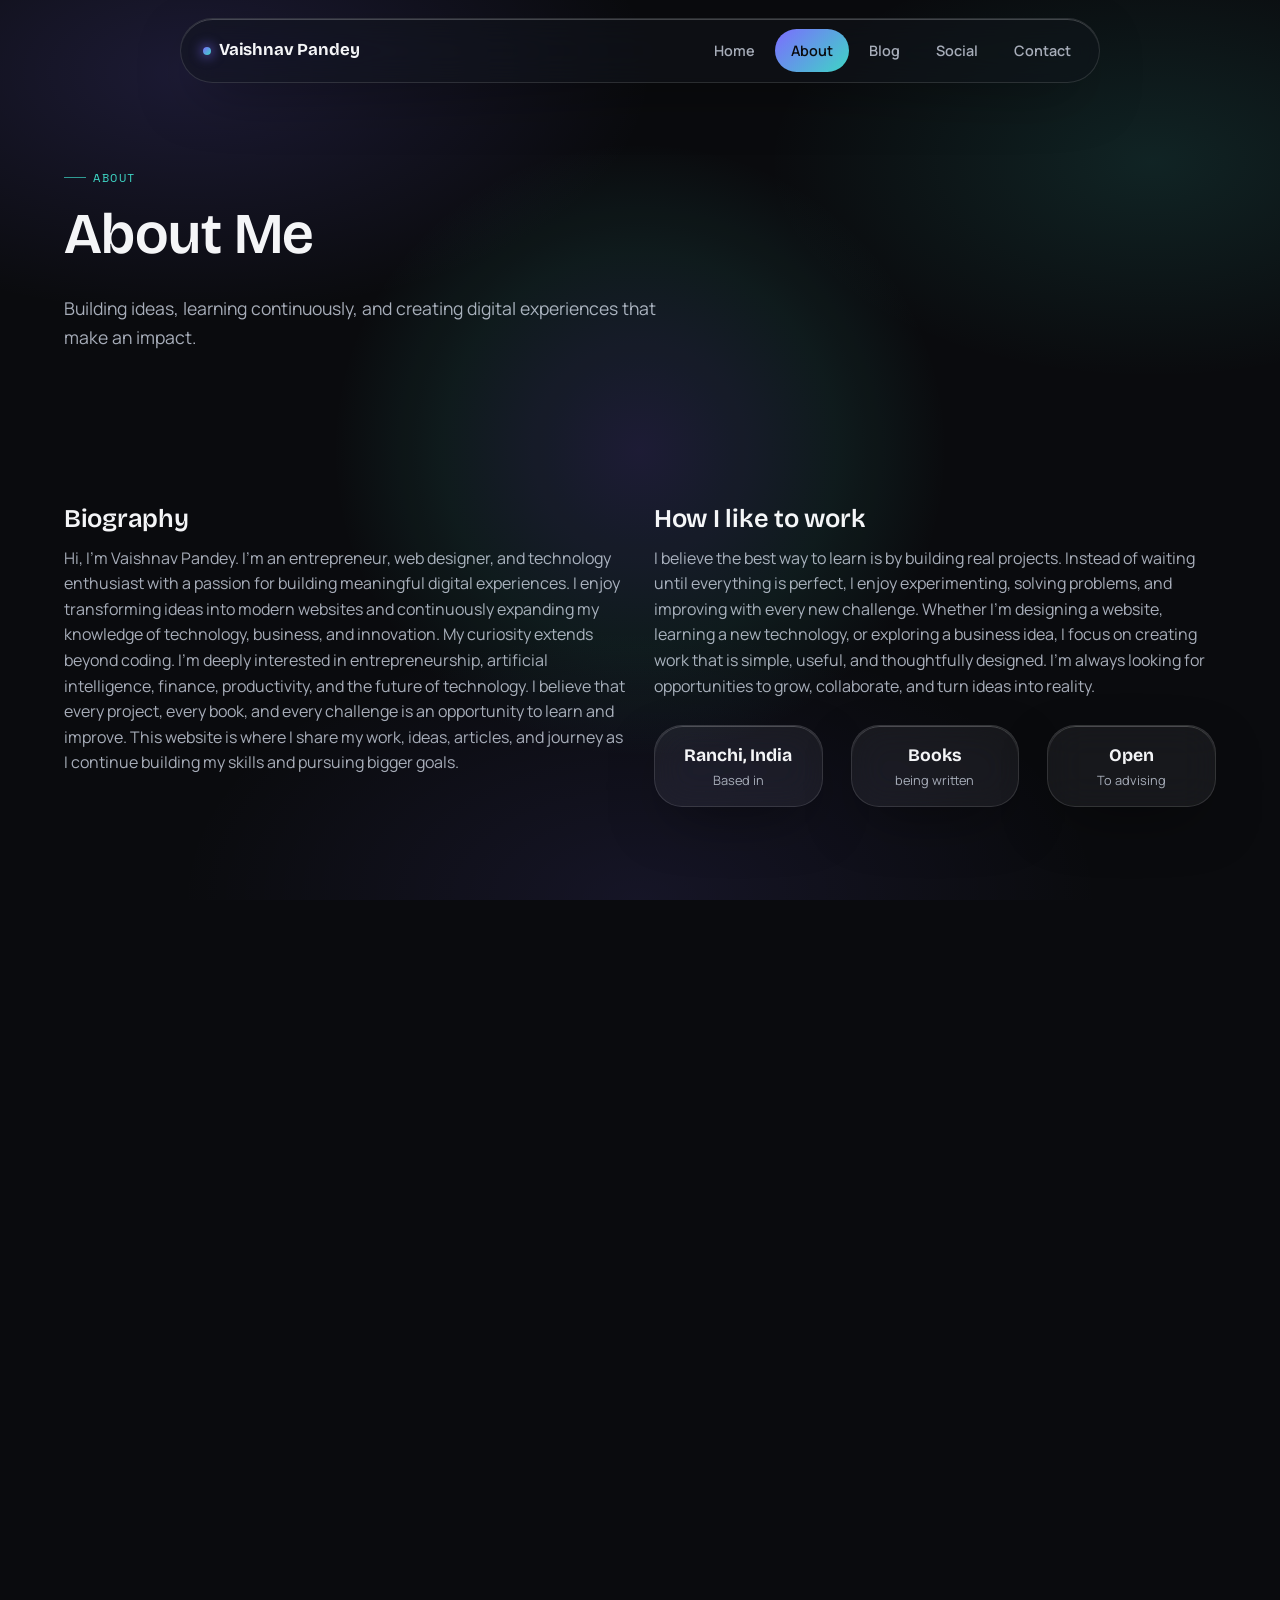
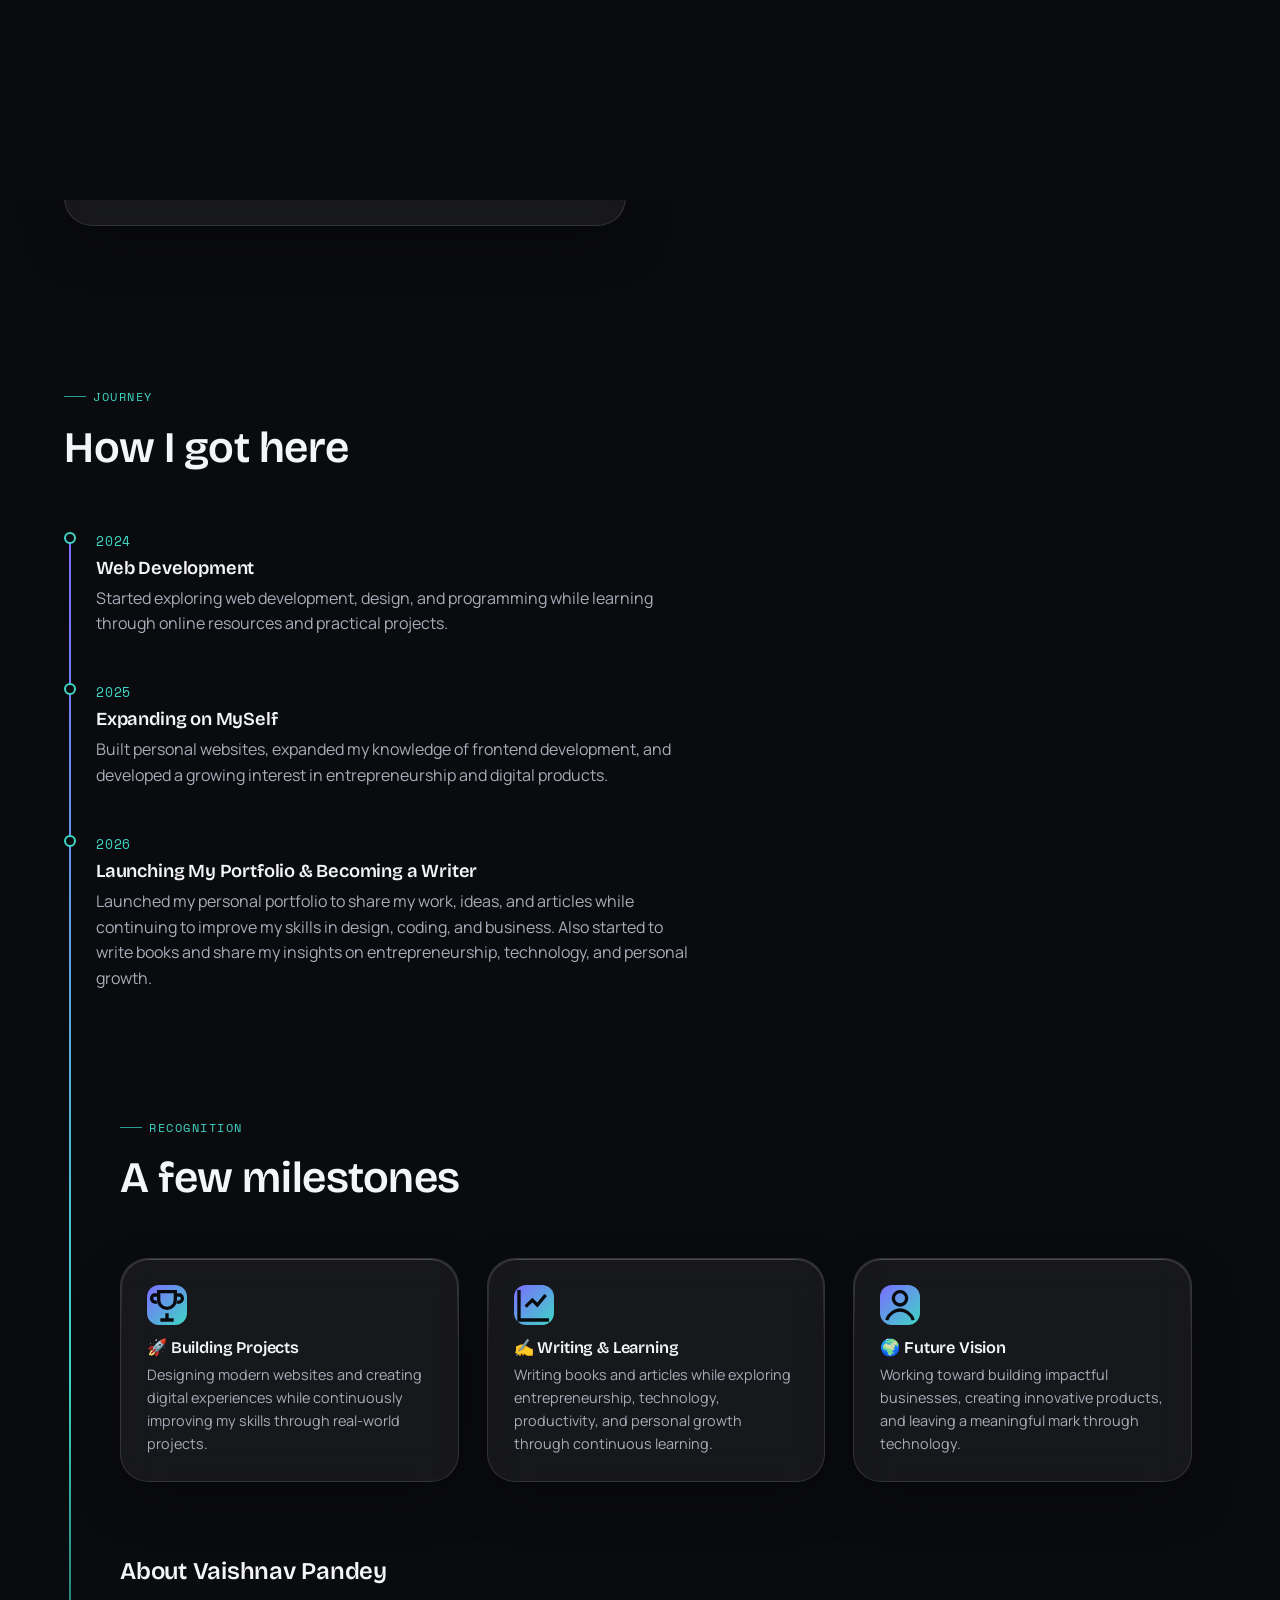
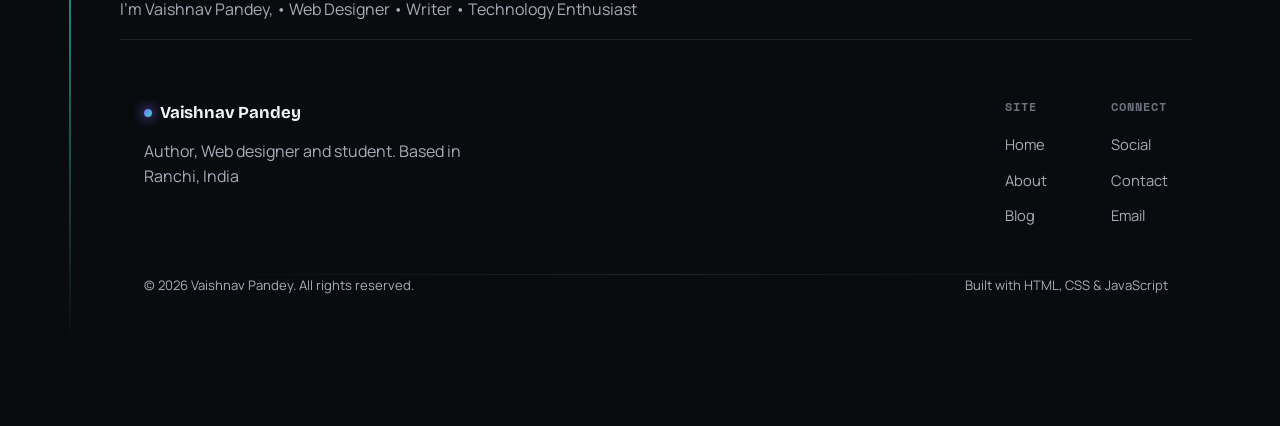
<file: about.html>
<!DOCTYPE html>
<!--
  ABOUT PAGE
  ------------------------------------------------------------------
  Customize: biography copy, timeline entries, skills, tech stack
  list, achievements, and stats. Each block is clearly commented.
-->
<html lang="en">
<head>
  <meta charset="UTF-8" />
  <meta name="viewport" content="width=device-width, initial-scale=1.0" />
  <title>About — Vaishnav Pandey</title>
  <meta name="description" content="Founder's journey, skills, tech stack, and milestones — the story behind Vaishnav Pandey's work in product and engineering." />
  <link rel="canonical" href="https://www.alexrivera.dev/about.html" />

  <meta property="og:type" content="profile" />
  <meta property="og:title" content="About — Vaishnav Pandey" />
  <meta property="og:description" content="Founder's journey, skills, tech stack, and milestones." />
  <meta property="og:image" content="https://www.alexrivera.dev/assets/images/og-image.jpg" />
  <meta property="og:url" content="https://www.alexrivera.dev/about.html" />

  <meta name="twitter:card" content="summary_large_image" />
  <meta name="twitter:title" content="About — Vaishnav Pandey" />
  <meta name="twitter:image" content="https://www.alexrivera.dev/assets/images/og-image.jpg" />

  <link rel="icon" type="image/png" href="assets/images/favicon-32.png" sizes="32x32" />
  <link rel="apple-touch-icon" href="assets/images/favicon.png" />

  <link rel="preconnect" href="https://fonts.googleapis.com" />
  <link rel="preconnect" href="https://fonts.gstatic.com" crossorigin />
  <link href="https://fonts.googleapis.com/css2?family=Bricolage+Grotesque:opsz,wght@12..96,400;12..96,600;12..96,700&family=Manrope:wght@400;500;600;700;800&family=Space+Mono:wght@400;700&display=swap" rel="stylesheet" />

  <link rel="stylesheet" href="css/style.css" />
  <link rel="stylesheet" href="css/animations.css" />
</head>
<body>
  <a href="#main" class="skip-link">Skip to content</a>

  <header class="site-header">
    <nav class="navbar glass" aria-label="Primary">
      <a href="index.html" class="nav-logo"><span class="dot" aria-hidden="true"></span>Vaishnav Pandey</a>
      <div class="nav-links">
        <a href="index.html#hero">Home</a>
        <a href="about.html">About</a>
        <a href="blog.html">Blog</a>
        <a href="index.html#social">Social</a>
        <a href="contact.html">Contact</a>
      </div>
      <button class="nav-toggle" aria-label="Toggle menu" aria-expanded="false" aria-controls="mobile-menu">
        <svg class="icon-open" viewBox="0 0 24 24" fill="none" stroke="currentColor" stroke-width="2" stroke-linecap="round"><line x1="4" y1="7" x2="20" y2="7"/><line x1="4" y1="12" x2="20" y2="12"/><line x1="4" y1="17" x2="20" y2="17"/></svg>
        <svg class="icon-close" viewBox="0 0 24 24" fill="none" stroke="currentColor" stroke-width="2" stroke-linecap="round"><line x1="5" y1="5" x2="19" y2="19"/><line x1="19" y1="5" x2="5" y2="19"/></svg>
      </button>
    </nav>
  </header>

  <div class="mobile-menu" id="mobile-menu">
    <a href="index.html#hero">Home</a>
    <a href="about.html">About</a>
    <a href="blog.html">Blog</a>
    <a href="index.html#social">Social</a>
    <a href="contact.html">Contact</a>
  </div>

  <main id="main">
    <section class="page-hero container">
      <span class="eyebrow reveal">About</span>
      <h1 class="reveal reveal-delay-1">About Me</h1>
      <p class="reveal reveal-delay-2">Building ideas, learning continuously, and creating digital experiences that make an impact.</p>
    </section>

    <!-- ============ BIOGRAPHY ============ -->
    <section class="section-tight">
      <div class="container grid bio-grid">
        <div class="reveal">
          <h2 style="font-size:1.6rem;">Biography</h2>
          <!-- CUSTOMIZE: full biography -->
          <p>
            Hi, I'm Vaishnav Pandey.

I'm an entrepreneur, web designer, and technology enthusiast with a passion for building meaningful digital experiences. I enjoy transforming ideas into modern websites and continuously expanding my knowledge of technology, business, and innovation.

My curiosity extends beyond coding. I'm deeply interested in entrepreneurship, artificial intelligence, finance, productivity, and the future of technology. I believe that every project, every book, and every challenge is an opportunity to learn and improve.

This website is where I share my work, ideas, articles, and journey as I continue building my skills and pursuing bigger goals.
          </p>
          
        </div>
        <div class="reveal reveal-delay-1">
          <h2 style="font-size:1.6rem;">How I like to work</h2>
          <!-- CUSTOMIZE: working philosophy / journey highlights -->
          <p>
           I believe the best way to learn is by building real projects. Instead of waiting until everything is perfect, I enjoy experimenting, solving problems, and improving with every new challenge.

Whether I'm designing a website, learning a new technology, or exploring a business idea, I focus on creating work that is simple, useful, and thoughtfully designed.

I'm always looking for opportunities to grow, collaborate, and turn ideas into reality.
          </p>
          
          <div class="grid" style="grid-template-columns: repeat(3,1fr); margin-top:1.6rem;">
            <div class="glass" style="padding:16px; text-align:center;">
              <strong style="font-family:var(--font-display); font-size:1.1rem;">Ranchi, India</strong>
              <p style="margin:0; font-size:0.8rem;">Based in</p>
            </div>
            <div class="glass" style="padding:16px; text-align:center;">
              <strong style="font-family:var(--font-display); font-size:1.1rem;">Books</strong>
              <p style="margin:0; font-size:0.8rem;">being written</p>
            </div>
            <div class="glass" style="padding:16px; text-align:center;">
              <strong style="font-family:var(--font-display); font-size:1.1rem;">Open</strong>
              <p style="margin:0; font-size:0.8rem;">To advising</p>
            </div>
          </div>
        </div>
      </div>
    </section>

    <!-- ============ STATS ============ -->
    <section class="section-tight">
      <div class="container">
        <div class="grid stats-grid">
          <!-- CUSTOMIZE: statistics — edit data-count values -->
          <div class="stat-card glass glass-hover reveal">
            <span class="stat-num" data-count="3" data-suffix="+"></span>
            <p class="stat-label">Years building projects</p>
          </div>
          <div class="stat-card glass glass-hover reveal reveal-delay-1">
            <span class="stat-num" data-count="7+">0</span>
            <p class="stat-label">Books written</p>
          </div>
          <div class="stat-card glass glass-hover reveal reveal-delay-2">
            <span class="stat-num" data-count="2" data-suffix="K+">0</span>
            <p class="stat-label">Users reached</p>
          </div>
          <div class="stat-card glass glass-hover reveal reveal-delay-3">
            <span class="stat-num" data-count="5" data-suffix="+">0</span>
            <p class="stat-label">Projects developed</p>
          </div>
        </div>
      </div>
    </section>

    <!-- ============ SKILLS ============ -->
    <section class="section-tight">
      <div class="container">
        <div class="section-heading reveal">
          <span class="eyebrow">Skills</span>
          <h2>What I actually spend my time on</h2>
        </div>
        <!-- CUSTOMIZE: skill cards — adjust label, description, and data-fill percentage -->
        <div class="grid skills-grid">
          <div class="skill-card glass glass-hover reveal">
            <h3>Web Design</h3>
            <p>I enjoy designing clean, modern, and responsive websites that combine aesthetics with functionality. I focus on creating user-friendly interfaces while continuously improving my frontend development skills.</p>
            <div class="skill-bar" data-fill="92"><span></span></div>
          </div>
          <div class="skill-card glass glass-hover reveal reveal-delay-1">
            <h3>📚 Reading & Learning</h3>
            <p>I spend a significant amount of my time reading books on entrepreneurship, business, psychology, technology, and personal growth. Continuous learning helps me broaden my perspective and improve both personally and professionally.</p>
            <div class="skill-bar" data-fill="88"><span></span></div>
          </div>
          <div class="skill-card glass glass-hover reveal reveal-delay-2">
            <h3>✍️ Writing</h3>
            <p>Writing helps me turn ideas into meaningful insights and share my learning with others.</p>
            <div class="skill-bar" data-fill="85"><span></span></div>
          </div>
        </div>
      </div>
    </section>

    

    <!-- ============ JOURNEY / TIMELINE ============ -->
    <section class="section-tight">
      <div class="container">
        <div class="section-heading reveal">
          <span class="eyebrow">Journey</span>
          <h2>How I got here</h2>
        </div>
        <!-- CUSTOMIZE: timeline entries — order matters here, so keep chronological -->
        <div class="timeline">
          <div class="timeline-item reveal">
            <span class="timeline-year">2024</span>
            <h3>Web Development</h3>
            <p>Started exploring web development, design, and programming while learning through online resources and practical projects.</p>
          </div>
          <div class="timeline-item reveal reveal-delay-1">
            <span class="timeline-year">2025</span>
            <h3>Expanding on MySelf</h3>
            <p>Built personal websites, expanded my knowledge of frontend development, and developed a growing interest in entrepreneurship and digital products.</p>
          </div>
          <div class="timeline-item reveal reveal-delay-2">
            <span class="timeline-year">2026</span>
            <h3>Launching My Portfolio & Becoming a Writer</h3>
            <p>Launched my personal portfolio to share my work, ideas, and articles while continuing to improve my skills in design, coding, and business.
              Also started to write books and share my insights on entrepreneurship, technology, and personal growth.
            </p>
          </div>
          
    <!-- ============ ACHIEVEMENTS ============ -->
    <section class="section-tight">
      <div class="container">
        <div class="section-heading reveal">
          <span class="eyebrow">Recognition</span>
          <h2>A few milestones</h2>
        </div>
        <!-- CUSTOMIZE: achievement cards -->
        <div class="grid achievements-grid">
          <div class="achievement-card glass glass-hover reveal">
            <div class="ach-icon"><svg viewBox="0 0 24 24" fill="none" stroke="currentColor" stroke-width="2"><path d="M8 21h8M12 17v4M7 4h10v5a5 5 0 0 1-10 0V4Z"/><path d="M7 6H4a2 2 0 0 0 2 4M17 6h3a2 2 0 0 1-2 4"/></svg></div>
            <h3>🚀 Building Projects</h3>
            <p>Designing modern websites and creating digital experiences while continuously improving my skills through real-world projects.</p>
          </div>
          <div class="achievement-card glass glass-hover reveal reveal-delay-1">
            <div class="ach-icon"><svg viewBox="0 0 24 24" fill="none" stroke="currentColor" stroke-width="2"><path d="M3 3v18h18"/><path d="M7 13l4-4 3 3 5-6"/></svg></div>
            <h3>✍️ Writing & Learning</h3>
            <p>Writing books and articles while exploring entrepreneurship, technology, productivity, and personal growth through continuous learning.</p>
          </div>
          <div class="achievement-card glass glass-hover reveal reveal-delay-2">
            <div class="ach-icon"><svg viewBox="0 0 24 24" fill="none" stroke="currentColor" stroke-width="2"><circle cx="12" cy="8" r="4"/><path d="M4 21c1.5-4 5-6 8-6s6.5 2 8 6"/></svg></div>
            <h3>🌍 Future Vision</h3>
            <p>Working toward building impactful businesses, creating innovative products, and leaving a meaningful mark through technology.</p>
          </div>
        </div>
      </div>
    </section>
  
<section class="container"><h2>About Vaishnav Pandey</h2>
<p>I'm Vaishnav Pandey, • Web Designer • Writer • Technology Enthusiast

  <footer class="site-footer">
    <div class="container">
      <div class="footer-top">
        <div class="footer-brand">
          <div class="nav-logo"><span class="dot" aria-hidden="true"></span>Vaishnav Pandey</div>
          <p>Author, Web designer and student. Based in Ranchi, India</p>
        </div>
        <div class="footer-cols">
          <div class="footer-col">
            <h4>Site</h4>
            <a href="index.html#hero">Home</a>
            <a href="about.html">About</a>
            <a href="blog.html">Blog</a>
          </div>
          <div class="footer-col">
            <h4>Connect</h4>
            <a href="index.html#social">Social</a>
            <a href="contact.html">Contact</a>
            <a href="mailto:hello@alexrivera.dev">Email</a>
          </div>
        </div>
      </div>
      <hr class="divider" />
      <div class="footer-bottom">
        <p>&copy; <span data-year>2026</span> Vaishnav Pandey. All rights reserved.</p>
        <p>Built with HTML, CSS &amp; JavaScript</p>
      </div>
    </div>
  </footer>

  <script src="js/main.js"></script>
</body>
</html>
</file>
<file: css/style.css>
/* =================================================================
   ALEX RIVERA — PORTFOLIO STYLESHEET
   ===================================================================
   Structure:
   1.  Design tokens (CSS variables)           -> edit colors/fonts here
   2.  Reset & base
   3.  Typography helpers
   4.  Layout utilities
   5.  Glass component system
   6.  Buttons
   7.  Navigation
   8.  Hero
   9.  Section scaffolding
   10. About page (bio, timeline, stats, skills)
   11. Projects
   12. Blog
   13. Social hub
   14. Contact
   15. Footer
   16. Cursor aurora light (signature interaction)
   17. Reveal-on-scroll utility
   18. Responsive breakpoints
   19. Accessibility & reduced motion
   ================================================================= */

:root {
  --color-bg: #0a0b0e;
  --color-bg-elevated: #12141a;
  --color-bg-elevated-2: #181b22;
  --color-border: rgba(255, 255, 255, 0.09);
  --color-border-strong: rgba(255, 255, 255, 0.18);

  --color-text: #f4f5f7;
  --color-text-muted: #a7adb9;
  --color-text-faint: #6b7280;

  --accent-violet: #7c6cff;
  --accent-violet-soft: #a79bff;
  --accent-aqua: #3ed6c5;
  --accent-coral: #ffb86b;

  --gradient-aurora: linear-gradient(135deg, var(--accent-violet) 0%, var(--accent-aqua) 100%);
  --gradient-warm: linear-gradient(135deg, var(--accent-coral) 0%, #ff7a7a 100%);
  --gradient-text: linear-gradient(120deg, #ffffff 10%, var(--accent-violet-soft) 55%, var(--accent-aqua) 100%);

  --glass-fill: rgba(255, 255, 255, 0.055);
  --glass-fill-strong: rgba(255, 255, 255, 0.09);
  --glass-blur: 18px;
  --glass-border: 1px solid rgba(255, 255, 255, 0.12);
  --glass-shadow: 0 20px 60px -20px rgba(0, 0, 0, 0.55), 0 1px 0 0 rgba(255, 255, 255, 0.06) inset;

  --radius-sm: 12px;
  --radius-md: 20px;
  --radius-lg: 28px;
  --radius-full: 999px;

  --space-section: clamp(72px, 10vw, 160px);
  --container-w: 1200px;

  --font-display: "Bricolage Grotesque", "Segoe UI", sans-serif;
  --font-body: "Manrope", "Segoe UI", sans-serif;
  --font-mono: "Space Mono", "Courier New", monospace;

  --ease-out: cubic-bezier(0.16, 1, 0.3, 1);
  --ease-in-out: cubic-bezier(0.65, 0, 0.35, 1);
  --dur-fast: 220ms;
  --dur-base: 420ms;
  --dur-slow: 900ms;
}

*, *::before, *::after { box-sizing: border-box; }

html {
  scroll-behavior: smooth;
  scrollbar-color: var(--accent-violet) transparent;
}

body {
  margin: 0;
  background: var(--color-bg);
  color: var(--color-text);
  font-family: var(--font-body);
  font-size: 16px;
  line-height: 1.6;
  -webkit-font-smoothing: antialiased;
  overflow-x: hidden;
  position: relative;
}

body::before {
  content: "";
  position: fixed;
  inset: 0;
  z-index: -2;
  background:
    radial-gradient(60% 45% at 15% 8%, rgba(124, 108, 255, 0.16), transparent 60%),
    radial-gradient(50% 40% at 90% 18%, rgba(62, 214, 197, 0.12), transparent 60%),
    radial-gradient(60% 50% at 50% 100%, rgba(124, 108, 255, 0.10), transparent 60%),
    var(--color-bg);
  pointer-events: none;
}

img { max-width: 100%; display: block; }
svg { display: block; }

a { color: inherit; text-decoration: none; }

h1, h2, h3, h4, h5 {
  font-family: var(--font-display);
  font-weight: 600;
  line-height: 1.08;
  letter-spacing: -0.01em;
  margin: 0 0 0.5em;
}

p { margin: 0 0 1em; color: var(--color-text-muted); }

ul, ol { margin: 0; padding: 0; list-style: none; }

button { font-family: inherit; cursor: pointer; }

input, textarea, select {
  font-family: inherit;
  font-size: inherit;
  color: inherit;
}

::selection { background: var(--accent-violet); color: #0a0b0e; }

.eyebrow {
  display: inline-flex;
  align-items: center;
  gap: 0.6em;
  font-family: var(--font-mono);
  font-size: 0.78rem;
  letter-spacing: 0.12em;
  text-transform: uppercase;
  color: var(--accent-aqua);
  margin-bottom: 1.1rem;
}
.eyebrow::before {
  content: "";
  width: 22px;
  height: 1px;
  background: var(--accent-aqua);
  opacity: 0.7;
}

.gradient-text {
  background: var(--gradient-text);
  -webkit-background-clip: text;
  background-clip: text;
  color: transparent;
}

.section-heading {
  max-width: 640px;
  margin: 0 0 3.5rem;
}
.section-heading h2 { font-size: clamp(2rem, 3.4vw, 2.9rem); }
.section-heading p { font-size: 1.05rem; max-width: 52ch; }

.container {
  width: 100%;
  max-width: var(--container-w);
  margin: 0 auto;
  padding: 0 24px;
}

.section {
  padding: var(--space-section) 0;
  position: relative;
}

.section-tight { padding: clamp(48px, 6vw, 90px) 0; }

.grid { display: grid; gap: 28px; }

.text-center { text-align: center; }
.mx-auto { margin-left: auto; margin-right: auto; }

.visually-hidden {
  position: absolute;
  width: 1px; height: 1px;
  padding: 0; margin: -1px;
  overflow: hidden;
  clip: rect(0,0,0,0);
  white-space: nowrap;
  border: 0;
}

.skip-link {
  position: absolute;
  left: 16px; top: -60px;
  background: var(--accent-violet);
  color: #0a0b0e;
  padding: 12px 18px;
  border-radius: var(--radius-sm);
  z-index: 1000;
  transition: top var(--dur-fast) var(--ease-out);
  font-weight: 700;
}
.skip-link:focus { top: 16px; }

.glass {
  background: var(--glass-fill);
  border: var(--glass-border);
  border-radius: var(--radius-lg);
  backdrop-filter: blur(var(--glass-blur)) saturate(140%);
  -webkit-backdrop-filter: blur(var(--glass-blur)) saturate(140%);
  box-shadow: var(--glass-shadow);
  position: relative;
  isolation: isolate;
}

.glass::before {
  content: "";
  position: absolute;
  inset: 0;
  border-radius: inherit;
  padding: 1px;
  background: linear-gradient(180deg, rgba(255,255,255,0.35), rgba(255,255,255,0) 40%);
  -webkit-mask: linear-gradient(#000 0 0) content-box, linear-gradient(#000 0 0);
  -webkit-mask-composite: xor;
  mask-composite: exclude;
  opacity: 0.5;
  pointer-events: none;
}

.glass-hover {
  transition: transform var(--dur-base) var(--ease-out),
              box-shadow var(--dur-base) var(--ease-out),
              background var(--dur-base) var(--ease-out),
              border-color var(--dur-base) var(--ease-out);
}
.glass-hover:hover,
.glass-hover:focus-within {
  transform: translateY(-6px);
  background: var(--glass-fill-strong);
  border-color: var(--color-border-strong);
  box-shadow: 0 30px 70px -24px rgba(124, 108, 255, 0.35), 0 1px 0 0 rgba(255,255,255,0.08) inset;
}

.btn {
  --btn-fg: #0a0b0e;
  display: inline-flex;
  align-items: center;
  justify-content: center;
  gap: 0.6em;
  padding: 0.95em 1.8em;
  border-radius: var(--radius-full);
  font-weight: 700;
  font-size: 0.95rem;
  border: 1px solid transparent;
  white-space: nowrap;
  position: relative;
  overflow: hidden;
  transition: transform var(--dur-fast) var(--ease-out), box-shadow var(--dur-fast) var(--ease-out);
}
.btn:active { transform: scale(0.97); }

.btn-primary {
  background: var(--gradient-aurora);
  color: var(--btn-fg);
  box-shadow: 0 12px 30px -10px rgba(124, 108, 255, 0.55);
}
.btn-primary:hover { box-shadow: 0 16px 40px -8px rgba(124, 108, 255, 0.7); transform: translateY(-2px); }

.btn-ghost {
  background: var(--glass-fill);
  color: var(--color-text);
  border: var(--glass-border);
  backdrop-filter: blur(10px);
}
.btn-ghost:hover { background: var(--glass-fill-strong); transform: translateY(-2px); }

.btn-sm { padding: 0.6em 1.2em; font-size: 0.85rem; }

.btn-block { width: 100%; }

.btn::after {
  content: "";
  position: absolute;
  top: 0; left: -60%;
  width: 40%; height: 100%;
  background: linear-gradient(120deg, transparent, rgba(255,255,255,0.35), transparent);
  transform: skewX(-20deg);
  transition: left var(--dur-slow) var(--ease-out);
}
.btn:hover::after { left: 130%; }

.site-header {
  position: fixed;
  top: 18px;
  left: 0; right: 0;
  z-index: 500;
  display: flex;
  justify-content: center;
  padding: 0 16px;
  pointer-events: none;
}

.navbar {
  pointer-events: auto;
  display: flex;
  align-items: center;
  gap: clamp(8px, 2vw, 28px);
  padding: 10px 12px 10px 22px;
  width: 100%;
  max-width: 920px;
  border-radius: var(--radius-full);
  background: rgba(18, 20, 26, 0.55);
  transition: background var(--dur-base) var(--ease-out), box-shadow var(--dur-base) var(--ease-out);
}

.nav-logo {
  font-family: var(--font-display);
  font-weight: 700;
  font-size: 1.05rem;
  letter-spacing: -0.01em;
  margin-right: auto;
  display: flex;
  align-items: center;
  gap: 8px;
}
.nav-logo .dot {
  width: 8px; height: 8px; border-radius: 50%;
  background: var(--gradient-aurora);
  box-shadow: 0 0 12px 2px rgba(124,108,255,0.6);
}

.nav-links {
  display: flex;
  align-items: center;
  gap: 4px;
}

.nav-links a {
  position: relative;
  padding: 10px 16px;
  font-size: 0.9rem;
  font-weight: 600;
  color: var(--color-text-muted);
  border-radius: var(--radius-full);
  transition: color var(--dur-fast) var(--ease-out), background var(--dur-fast) var(--ease-out);
}
.nav-links a:hover { color: var(--color-text); background: rgba(255,255,255,0.06); }
.nav-links a.active { color: var(--color-bg); background: var(--gradient-aurora); }

.nav-cta { margin-left: 4px; }

.nav-toggle {
  display: none;
  width: 44px; height: 44px;
  border-radius: 50%;
  border: var(--glass-border);
  background: var(--glass-fill);
  align-items: center;
  justify-content: center;
  flex-shrink: 0;
}
.nav-toggle svg { width: 20px; height: 20px; }
.nav-toggle .icon-close { display: none; }
.nav-toggle.is-open .icon-open { display: none; }
.nav-toggle.is-open .icon-close { display: block; }

.mobile-menu {
  position: fixed;
  inset: 0;
  z-index: 480;
  display: flex;
  flex-direction: column;
  align-items: center;
  justify-content: center;
  gap: 28px;
  background: rgba(10, 11, 14, 0.75);
  backdrop-filter: blur(28px);
  -webkit-backdrop-filter: blur(28px);
  opacity: 0;
  visibility: hidden;
  transform: translateY(-12px);
  transition: opacity var(--dur-base) var(--ease-out), transform var(--dur-base) var(--ease-out), visibility var(--dur-base);
}
.mobile-menu.is-open {
  opacity: 1; visibility: visible; transform: translateY(0);
}
.mobile-menu a {
  font-family: var(--font-display);
  font-size: 1.7rem;
  font-weight: 600;
  color: var(--color-text);
}
.mobile-menu a.active { color: var(--accent-aqua); }

.hero {
  min-height: 100vh;
  display: flex;
  align-items: center;
  padding-top: 140px;
  padding-bottom: 80px;
  position: relative;
  overflow: hidden;
}

.hero-inner {
  display: grid;
  grid-template-columns: 1.15fr 0.85fr;
  gap: 48px;
  align-items: center;
  width: 100%;
}

.hero-blob {
  position: absolute;
  z-index: -1;
  width: min(60vw, 780px);
  height: min(60vw, 780px);
  right: -12%;
  top: 8%;
  border-radius: 50%;
  background: conic-gradient(from 120deg, var(--accent-violet), var(--accent-aqua), var(--accent-coral), var(--accent-violet));
  filter: blur(90px) saturate(130%);
  opacity: 0.35;
  animation: blob-float 16s ease-in-out infinite;
}

.hero-kicker {
  font-family: var(--font-mono);
  font-size: 0.85rem;
  letter-spacing: 0.1em;
  color: var(--accent-aqua);
  text-transform: uppercase;
  margin-bottom: 1.4rem;
  display: inline-block;
}

.hero-title {
  font-size: clamp(2.6rem, 6vw, 5rem);
  margin-bottom: 0.35em;
}

.hero-role {
  font-family: var(--font-display);
  font-size: clamp(1.1rem, 2vw, 1.5rem);
  color: var(--color-text-muted);
  font-weight: 500;
  margin-bottom: 1.4rem;
}
.hero-role .sep { color: var(--accent-violet); margin: 0 0.4em; }

.hero-intro {
  font-size: 1.1rem;
  max-width: 46ch;
  margin-bottom: 2.4rem;
}

.hero-actions {
  display: flex;
  flex-wrap: wrap;
  gap: 14px;
}

.hero-portrait-wrap {
  position: relative;
  display: flex;
  justify-content: center;
}

.hero-portrait {
  width: min(100%, 380px);
  aspect-ratio: 1 / 1;
  border-radius: var(--radius-lg);
  overflow: hidden;
  position: relative;
}
.hero-portrait img {
  width: 100%; height: 100%; object-fit: cover;
}
.hero-portrait::after {
  content: "";
  position: absolute; inset: 0;
  background: linear-gradient(180deg, transparent 55%, rgba(10,11,14,0.55));
  border-radius: inherit;
}

.hero-badge {
  position: absolute;
  bottom: -18px;
  left: -18px;
  padding: 14px 20px;
  display: flex;
  align-items: center;
  gap: 12px;
}
.hero-badge .num { font-family: var(--font-display); font-size: 1.4rem; color: var(--accent-aqua); }
.hero-badge .label { font-size: 0.78rem; color: var(--color-text-muted); max-width: 14ch; line-height: 1.3; }

.hero-scroll-cue {
  position: absolute;
  bottom: 28px;
  left: 50%;
  transform: translateX(-50%);
  display: flex;
  flex-direction: column;
  align-items: center;
  gap: 8px;
  font-family: var(--font-mono);
  font-size: 0.7rem;
  letter-spacing: 0.1em;
  color: var(--color-text-faint);
}
.hero-scroll-cue .line {
  width: 1px; height: 34px;
  background: linear-gradient(180deg, var(--color-text-faint), transparent);
  animation: scroll-cue 2.2s ease-in-out infinite;
}

.page-hero {
  padding-top: 160px;
  padding-bottom: 60px;
}
.page-hero .eyebrow { margin-bottom: 1rem; }
.page-hero h1 { font-size: clamp(2.2rem, 5vw, 3.6rem); max-width: 16ch; }
.page-hero p { max-width: 56ch; font-size: 1.1rem; }

.divider {
  height: 1px;
  background: linear-gradient(90deg, transparent, var(--color-border), transparent);
  border: none;
  margin: 0;
}

.bio-grid {
  grid-template-columns: 1fr 1fr;
  align-items: start;
}

.stats-grid {
  grid-template-columns: repeat(4, 1fr);
}
.stat-card {
  padding: 28px 22px;
  text-align: left;
}
.stat-card .stat-num {
  font-family: var(--font-display);
  font-size: clamp(2rem, 3vw, 2.6rem);
  background: var(--gradient-aurora);
  -webkit-background-clip: text;
  background-clip: text;
  color: transparent;
  display: block;
  margin-bottom: 4px;
}
.stat-card .stat-label { font-size: 0.88rem; color: var(--color-text-muted); margin: 0; }

.skills-grid {
  grid-template-columns: repeat(2, 1fr);
}
.skill-card { padding: 26px; }
.skill-card h3 { font-size: 1.05rem; margin-bottom: 0.5rem; }
.skill-card p { font-size: 0.92rem; margin-bottom: 0.9rem; }
.skill-bar {
  height: 6px;
  border-radius: var(--radius-full);
  background: rgba(255,255,255,0.08);
  overflow: hidden;
}
.skill-bar span {
  display: block;
  height: 100%;
  border-radius: inherit;
  background: var(--gradient-aurora);
  width: 0%;
  transition: width 1.2s var(--ease-out);
}

.tech-marquee {
  overflow: hidden;
  -webkit-mask-image: linear-gradient(90deg, transparent, #000 8%, #000 92%, transparent);
  mask-image: linear-gradient(90deg, transparent, #000 8%, #000 92%, transparent);
  padding: 18px 0;
}
.tech-track {
  display: flex;
  gap: 48px;
  width: max-content;
  animation: marquee 28s linear infinite;
}
.tech-track span {
  font-family: var(--font-mono);
  font-size: 0.95rem;
  color: var(--color-text-faint);
  white-space: nowrap;
}

.timeline {
  position: relative;
  padding-left: 32px;
}
.timeline::before {
  content: "";
  position: absolute;
  left: 5px; top: 6px; bottom: 6px;
  width: 2px;
  background: linear-gradient(180deg, var(--accent-violet), var(--accent-aqua) 60%, transparent);
}
.timeline-item {
  position: relative;
  padding-bottom: 42px;
}
.timeline-item:last-child { padding-bottom: 0; }
.timeline-item::before {
  content: "";
  position: absolute;
  left: -32px; top: 4px;
  width: 12px; height: 12px;
  border-radius: 50%;
  background: var(--color-bg);
  border: 2px solid var(--accent-aqua);
}
.timeline-year {
  font-family: var(--font-mono);
  font-size: 0.82rem;
  color: var(--accent-aqua);
  letter-spacing: 0.06em;
}
.timeline-item h3 { font-size: 1.15rem; margin: 0.3em 0 0.4em; }
.timeline-item p { margin: 0; max-width: 60ch; }

.achievements-grid { grid-template-columns: repeat(3, 1fr); }
.achievement-card { padding: 26px; }
.achievement-card .ach-icon {
  width: 40px; height: 40px;
  border-radius: var(--radius-sm);
  background: var(--gradient-aurora);
  display: flex; align-items: center; justify-content: center;
  margin-bottom: 14px;
  color: var(--color-bg);
}
.achievement-card h3 { font-size: 1.02rem; margin-bottom: 0.4rem; }
.achievement-card p { font-size: 0.9rem; margin: 0; }

.projects-grid { grid-template-columns: repeat(2, 1fr); }

.project-card { overflow: hidden; display: flex; flex-direction: column; }
.project-media {
  aspect-ratio: 16 / 10;
  overflow: hidden;
  position: relative;
}
.project-media img {
  width: 100%; height: 100%; object-fit: cover;
  transition: transform var(--dur-slow) var(--ease-out);
}
.project-card:hover .project-media img { transform: scale(1.06); }
.project-media::after {
  content: "";
  position: absolute; inset: 0;
  background: linear-gradient(180deg, transparent 50%, rgba(10,11,14,0.7));
}

.project-body { padding: 26px; display: flex; flex-direction: column; flex: 1; }
.project-tags { display: flex; flex-wrap: wrap; gap: 8px; margin-bottom: 12px; }
.tag {
  font-family: var(--font-mono);
  font-size: 0.72rem;
  letter-spacing: 0.02em;
  padding: 5px 12px;
  border-radius: var(--radius-full);
  background: rgba(255,255,255,0.06);
  border: 1px solid var(--color-border);
  color: var(--color-text-muted);
}
.project-body h3 { font-size: 1.25rem; margin-bottom: 0.5rem; }
.project-body p { font-size: 0.95rem; flex: 1; }
.project-links { display: flex; gap: 10px; margin-top: 1.2rem; }

.blog-grid { grid-template-columns: repeat(3, 1fr); }
.blog-card { overflow: hidden; display: flex; flex-direction: column; }
.blog-media { aspect-ratio: 16/10; overflow: hidden; position: relative; }
.blog-media img { width: 100%; height: 100%; object-fit: cover; transition: transform var(--dur-slow) var(--ease-out); }
.blog-card:hover .blog-media img { transform: scale(1.06); }
.blog-category {
  position: absolute; top: 14px; left: 14px;
  font-family: var(--font-mono);
  font-size: 0.68rem;
  letter-spacing: 0.08em;
  text-transform: uppercase;
  padding: 6px 12px;
  border-radius: var(--radius-full);
  background: rgba(10,11,14,0.6);
  backdrop-filter: blur(6px);
  border: 1px solid rgba(255,255,255,0.16);
  color: var(--accent-aqua);
}
.blog-body { padding: 24px; display: flex; flex-direction: column; flex: 1; }
.blog-date { font-family: var(--font-mono); font-size: 0.75rem; color: var(--color-text-faint); margin-bottom: 0.6rem; display: block; }
.blog-body h3 { font-size: 1.12rem; margin-bottom: 0.5rem; }
.blog-body p { font-size: 0.92rem; flex: 1; }
.blog-readmore {
  font-weight: 700;
  font-size: 0.88rem;
  color: var(--accent-aqua);
  display: inline-flex;
  align-items: center;
  gap: 6px;
  margin-top: 1rem;
}
.blog-readmore svg { width: 16px; height: 16px; transition: transform var(--dur-fast) var(--ease-out); }
.blog-readmore:hover svg { transform: translateX(4px); }

.blog-note {
  margin-top: 60px;
  padding: 22px 26px;
  font-size: 0.92rem;
}
.blog-note strong { color: var(--color-text); }

.post-reactions-bar {
  display: flex;
  align-items: center;
  justify-content: space-between;
  gap: 20px;
  padding: 22px 24px;
  border-radius: var(--radius-lg);
  margin-bottom: 18px;
}

.post-reactions-bottom {
  margin-top: 44px;
  margin-bottom: 28px;
  background: var(--color-bg-elevated-2);
  border: 1px solid var(--color-border-strong);
  backdrop-filter: none;
  -webkit-backdrop-filter: none;
  box-shadow: none;
}

.post-reactions-bottom::before {
  display: none;
}

.post-reactions-summary {
  min-width: 0;
  flex: 1;
}

.post-reactions-summary p {
  max-width: 58ch;
  font-size: 0.95rem;
}

.post-reactions-actions {
  display: flex;
  flex-wrap: wrap;
  gap: 12px;
}

.reaction-btn {
  display: inline-flex;
  align-items: center;
  gap: 10px;
  padding: 0.92rem 1.1rem;
  border-radius: var(--radius-full);
  border: 1px solid var(--color-border-strong);
  background: rgba(255,255,255,0.05);
  color: var(--color-text);
  font-weight: 700;
  letter-spacing: 0.01em;
  transition: transform var(--dur-fast) var(--ease-out), background var(--dur-fast) var(--ease-out), border-color var(--dur-fast) var(--ease-out), box-shadow var(--dur-fast) var(--ease-out);
}

.reaction-btn:hover {
  transform: translateY(-2px);
  background: rgba(255,255,255,0.08);
  border-color: rgba(255,255,255,0.28);
}

.reaction-btn.is-active {
  box-shadow: 0 0 0 1px rgba(62, 214, 197, 0.35) inset, 0 14px 30px -16px rgba(62, 214, 197, 0.45);
}

.reaction-btn svg {
  width: 20px;
  height: 20px;
  padding: 5px;
  box-sizing: content-box;
  border-radius: 50%;
  background: rgba(255, 255, 255, 0.07);
  stroke-width: 2.25;
  flex-shrink: 0;
  transition: background var(--dur-fast) var(--ease-out), color var(--dur-fast) var(--ease-out);
}

.reaction-like svg { color: var(--accent-violet-soft); background: rgba(124, 108, 255, 0.12); }
.reaction-dislike svg { color: var(--accent-coral); background: rgba(255, 184, 107, 0.12); }

.reaction-btn:hover svg { background: rgba(255, 255, 255, 0.14); }
.reaction-like:hover svg { background: rgba(124, 108, 255, 0.22); }
.reaction-dislike:hover svg { background: rgba(255, 184, 107, 0.22); }

.reaction-like.is-active {
  background: rgba(124, 108, 255, 0.18);
}
.reaction-like.is-active svg { background: rgba(124, 108, 255, 0.32); }

.reaction-dislike.is-active {
  background: rgba(255, 184, 107, 0.18);
}
.reaction-dislike.is-active svg { background: rgba(255, 184, 107, 0.32); }

.reaction-count {
  min-width: 1.8rem;
  padding: 0.18rem 0.52rem;
  border-radius: var(--radius-full);
  background: rgba(255,255,255,0.1);
  border: 1px solid var(--color-border);
  text-align: center;
  font-family: var(--font-mono);
  font-size: 0.78rem;
}

.comment-section {
  margin-top: 24px;
}

.comment-section h2 {
  font-size: clamp(1.6rem, 2.6vw, 2.2rem);
  margin-bottom: 0.7rem;
}

.comment-section > p {
  margin-bottom: 22px;
  max-width: 60ch;
}

.comment-form {
  padding: 24px;
  margin-bottom: 18px;
}

.comment-form-header {
  display: flex;
  gap: 16px;
  align-items: flex-start;
  margin-bottom: 18px;
}

.comment-form-icon {
  width: 44px;
  height: 44px;
  border-radius: var(--radius-md);
  display: flex;
  align-items: center;
  justify-content: center;
  background: linear-gradient(135deg, rgba(124,108,255,0.2), rgba(62,214,197,0.16));
  color: var(--accent-aqua);
  flex-shrink: 0;
}

.comment-form-icon svg {
  width: 20px;
  height: 20px;
}

.comment-form-header h3 {
  font-size: 1.1rem;
  margin: 0;
}

.comment-form-header p {
  font-size: 0.92rem;
  margin: 4px 0 0;
}

.comment-form-grid {
  display: grid;
  grid-template-columns: 1fr 2fr;
  gap: 16px;
}

.comment-form-grid label {
  display: flex;
  flex-direction: column;
  gap: 8px;
}

.comment-form-grid label span {
  font-size: 0.82rem;
  font-weight: 700;
  color: var(--color-text-muted);
}

.comment-form-grid input,
.comment-form-grid textarea {
  width: 100%;
  padding: 14px 16px;
  border-radius: var(--radius-sm);
  background: rgba(255,255,255,0.04);
  border: var(--glass-border);
  color: var(--color-text);
  transition: border-color var(--dur-fast) var(--ease-out), background var(--dur-fast) var(--ease-out), transform var(--dur-fast) var(--ease-out);
}

.comment-form-grid input:focus,
.comment-form-grid textarea:focus {
  outline: none;
  border-color: rgba(62, 214, 197, 0.65);
  background: rgba(255,255,255,0.06);
}

.comment-form-full {
  grid-column: 1 / -1;
}

.comment-form-footer {
  display: flex;
  align-items: center;
  justify-content: space-between;
  gap: 16px;
  margin-top: 16px;
}

.comment-status {
  margin: 0;
  min-height: 1.2em;
  font-size: 0.9rem;
  color: var(--color-text-muted);
}

.comment-list {
  display: grid;
  gap: 14px;
}

.comment-empty,
.comment-item {
  padding: 20px 22px;
}

.comment-item {
  display: grid;
  gap: 10px;
}

.comment-meta {
  display: flex;
  align-items: flex-start;
  justify-content: space-between;
  gap: 16px;
}

.comment-author {
  display: flex;
  align-items: center;
  gap: 12px;
  min-width: 0;
}

.comment-avatar {
  width: 38px;
  height: 38px;
  border-radius: 50%;
  display: inline-flex;
  align-items: center;
  justify-content: center;
  background: linear-gradient(135deg, rgba(124,108,255,0.2), rgba(62,214,197,0.18));
  color: var(--color-text);
  font-family: var(--font-mono);
  font-size: 0.8rem;
  flex-shrink: 0;
}

.comment-author strong {
  display: block;
  color: var(--color-text);
  font-size: 0.98rem;
  line-height: 1.2;
}

.comment-author span {
  display: block;
  font-family: var(--font-mono);
  font-size: 0.74rem;
  color: var(--color-text-faint);
  margin-top: 2px;
}

.comment-item p {
  margin: 0;
  color: var(--color-text-muted);
}

.social-grid { grid-template-columns: repeat(3, 1fr); }
.social-card {
  padding: 32px 28px;
  display: flex;
  flex-direction: column;
  gap: 16px;
}
.social-icon {
  width: 52px; height: 52px;
  border-radius: var(--radius-md);
  display: flex; align-items: center; justify-content: center;
  background: var(--glass-fill-strong);
  border: var(--glass-border);
  color: var(--color-text);
}
.social-icon svg { width: 24px; height: 24px; }
.social-card h3 { font-size: 1.15rem; margin-bottom: 0; }
.social-handle { font-family: var(--font-mono); font-size: 0.85rem; color: var(--accent-aqua); }
.social-card p { font-size: 0.92rem; margin: 0; }
.social-card .btn { margin-top: auto; }

.contact-grid {
  grid-template-columns: 0.9fr 1.1fr;
  align-items: start;
}
.contact-info-card { padding: 34px; margin-bottom: 24px; }
.contact-info-row {
  display: flex;
  align-items: flex-start;
  gap: 16px;
  padding: 16px 0;
  border-bottom: 1px solid var(--color-border);
}
.contact-info-row:last-child { border-bottom: none; }
.contact-info-row .icon {
  width: 40px; height: 40px;
  border-radius: var(--radius-sm);
  background: var(--glass-fill-strong);
  display: flex; align-items: center; justify-content: center;
  flex-shrink: 0;
  color: var(--accent-aqua);
}
.contact-info-row .icon svg { width: 18px; height: 18px; }
.contact-info-row h3 { font-size: 0.9rem; margin: 0 0 2px; color: var(--color-text-faint); text-transform: uppercase; letter-spacing: 0.06em; }
.contact-info-row p { margin: 0; font-size: 1rem; color: var(--color-text); }
.contact-info-row a:hover { color: var(--accent-aqua); }

.contact-socials { display: flex; gap: 10px; margin-top: 6px; }
.icon-btn {
  width: 44px; height: 44px;
  border-radius: 50%;
  display: flex; align-items: center; justify-content: center;
  background: var(--glass-fill);
  border: var(--glass-border);
  transition: transform var(--dur-fast) var(--ease-out), background var(--dur-fast) var(--ease-out);
}
.icon-btn:hover { transform: translateY(-3px); background: var(--glass-fill-strong); }
.icon-btn svg { width: 18px; height: 18px; }

.contact-form { padding: 36px; }
.form-row { margin-bottom: 20px; }
.form-row label {
  display: block;
  font-size: 0.85rem;
  font-weight: 700;
  margin-bottom: 8px;
  color: var(--color-text-muted);
}
.form-row input,
.form-row textarea {
  width: 100%;
  padding: 14px 16px;
  border-radius: var(--radius-sm);
  background: rgba(255,255,255,0.04);
  border: var(--glass-border);
  color: var(--color-text);
  resize: vertical;
  transition: border-color var(--dur-fast) var(--ease-out), background var(--dur-fast) var(--ease-out);
}
.form-row input:focus,
.form-row textarea:focus {
  outline: none;
  border-color: var(--accent-violet);
  background: rgba(255,255,255,0.07);
}
.form-row .error-msg {
  display: none;
  font-size: 0.8rem;
  color: var(--accent-coral);
  margin-top: 6px;
}
.form-row.has-error input,
.form-row.has-error textarea { border-color: var(--accent-coral); }
.form-row.has-error .error-msg { display: block; }

.form-status {
  margin-top: 16px;
  font-size: 0.9rem;
  display: none;
  padding: 12px 16px;
  border-radius: var(--radius-sm);
}
.form-status.is-success {
  display: block;
  color: var(--accent-aqua);
  background: rgba(62, 214, 197, 0.1);
  border: 1px solid rgba(62, 214, 197, 0.3);
}

.site-footer {
  padding: 60px 0 40px;
  border-top: 1px solid var(--color-border);
}
.footer-top {
  display: flex;
  justify-content: space-between;
  align-items: flex-start;
  flex-wrap: wrap;
  gap: 32px;
  margin-bottom: 40px;
}
.footer-brand { max-width: 320px; }
.footer-brand .nav-logo { margin-bottom: 12px; }
.footer-cols { display: flex; gap: 64px; flex-wrap: wrap; }
.footer-col h4 {
  font-family: var(--font-mono);
  font-size: 0.78rem;
  letter-spacing: 0.08em;
  text-transform: uppercase;
  color: var(--color-text-faint);
  margin-bottom: 14px;
}
.footer-col a {
  display: block;
  font-size: 0.92rem;
  color: var(--color-text-muted);
  padding: 6px 0;
  transition: color var(--dur-fast) var(--ease-out);
}
.footer-col a:hover { color: var(--accent-aqua); }
.footer-bottom {
  display: flex;
  justify-content: space-between;
  align-items: center;
  flex-wrap: wrap;
  gap: 12px;
  font-size: 0.82rem;
  color: var(--color-text-faint);
}
.footer-bottom a { color: var(--color-text-faint); }
.footer-bottom a:hover { color: var(--color-text); }

.aurora-cursor {
  position: fixed;
  top: 0; left: 0;
  width: 620px; height: 620px;
  border-radius: 50%;
  pointer-events: none;
  z-index: 1;
  background: radial-gradient(circle, rgba(124,108,255,0.16), rgba(62,214,197,0.08) 45%, transparent 70%);
  transform: translate(calc(var(--mx, 50vw) - 50%), calc(var(--my, 50vh) - 50%));
  transition: opacity var(--dur-base) var(--ease-out);
  will-change: transform;
  mix-blend-mode: screen;
}
.no-fine-pointer .aurora-cursor,
.reduced-motion .aurora-cursor { display: none; }

.reveal {
  opacity: 0;
  transform: translateY(28px);
  transition: opacity 0.9s var(--ease-out), transform 0.9s var(--ease-out);
}
.reveal.is-visible { opacity: 1; transform: translateY(0); }
.reveal-delay-1 { transition-delay: 0.08s; }
.reveal-delay-2 { transition-delay: 0.16s; }
.reveal-delay-3 { transition-delay: 0.24s; }
.reveal-delay-4 { transition-delay: 0.32s; }
.reveal-delay-5 { transition-delay: 0.4s; }
.reveal-delay-6 { transition-delay: 0.48s; }

@media (max-width: 1024px) {
  .hero-inner { grid-template-columns: 1fr; }
  .hero-portrait-wrap { order: -1; }
  .hero-portrait { width: min(60%, 300px); margin: 0 auto; }
  .bio-grid { grid-template-columns: 1fr; }
  .stats-grid { grid-template-columns: repeat(2, 1fr); }
  .skills-grid { grid-template-columns: 1fr; }
  .achievements-grid { grid-template-columns: repeat(2, 1fr); }
  .projects-grid { grid-template-columns: repeat(2, 1fr); }
  .blog-grid { grid-template-columns: repeat(2, 1fr); }
  .social-grid { grid-template-columns: 1fr; }
  .contact-grid { grid-template-columns: 1fr; }
}

@media (max-width: 900px) {
  .post-reactions-bar,
  .comment-form-footer,
  .comment-meta { flex-direction: column; align-items: flex-start; }
  .comment-form-grid { grid-template-columns: 1fr; }
}

@media (max-width: 720px) {
  :root { --space-section: 64px; }

  .nav-links, .nav-cta { display: none; }
  .nav-toggle { display: flex; }
  .navbar { justify-content: space-between; padding: 8px 8px 8px 18px; }

  .hero { padding-top: 120px; align-items: flex-start; padding-bottom: 60px; }
  .hero-title { font-size: clamp(2.2rem, 10vw, 2.8rem); }
  .hero-intro { font-size: 1rem; }
  .hero-actions { flex-direction: column; }
  .hero-actions .btn { width: 100%; }
  .hero-blob { width: 90vw; height: 90vw; right: -30%; top: 2%; opacity: 0.28; }
  .hero-badge { position: static; margin-top: 18px; display: inline-flex; }

  .stats-grid, .achievements-grid,
  .projects-grid, .blog-grid { grid-template-columns: 1fr; }

  .section-heading h2 { font-size: 1.9rem; }

  .footer-top { flex-direction: column; }
  .footer-cols { gap: 32px; }

  .post-reactions-bar { padding: 18px; }
  .post-reactions-actions { width: 100%; }
  .reaction-btn { width: 100%; justify-content: center; }
  .comment-form { padding: 18px; }

  :root { --dur-base: 260ms; --dur-slow: 480ms; }
  .glass-hover:hover, .glass-hover:focus-within { transform: none; }
}

@media (max-width: 480px) {
  .container { padding: 0 18px; }
  .contact-form, .contact-info-card { padding: 24px; }
}

:focus-visible {
  outline: 2px solid var(--accent-aqua);
  outline-offset: 3px;
  border-radius: 6px;
}

@media (prefers-reduced-motion: reduce) {
  *, *::before, *::after {
    animation-duration: 0.001ms !important;
    animation-iteration-count: 1 !important;
    transition-duration: 0.001ms !important;
    scroll-behavior: auto !important;
  }
  .reveal { opacity: 1; transform: none; }
  .hero-blob { animation: none; }
  .aurora-cursor { display: none; }
}
/* =================================================================
   20. Auth: nav user icon / avatar dropdown + login/register page
   ================================================================= */
.nav-auth {
  position: relative;
  display: flex;
  align-items: center;
  margin-left: 4px;
}

.nav-auth-icon {
  display: flex;
  align-items: center;
  justify-content: center;
  width: 40px;
  height: 40px;
  border-radius: 50%;
  border: var(--glass-border);
  background: var(--glass-fill);
  color: var(--color-text-muted);
  transition: color var(--dur-fast) var(--ease-out), background var(--dur-fast) var(--ease-out), transform var(--dur-fast) var(--ease-out);
}
.nav-auth-icon:hover { color: var(--color-text); background: var(--glass-fill-strong); transform: translateY(-1px); }
.nav-auth-icon svg { width: 18px; height: 18px; }

.nav-auth-avatar {
  width: 40px;
  height: 40px;
  border-radius: 50%;
  border: none;
  background: var(--gradient-aurora);
  color: #0a0b0e;
  font-family: var(--font-display);
  font-weight: 700;
  font-size: 0.85rem;
  letter-spacing: 0.02em;
  display: flex;
  align-items: center;
  justify-content: center;
  cursor: pointer;
}

.nav-auth-menu {
  position: absolute;
  top: calc(100% + 12px);
  right: 0;
  min-width: 200px;
  padding: 14px;
  border-radius: var(--radius-md);
  background: rgba(18, 20, 26, 0.92);
  border: var(--glass-border);
  box-shadow: var(--glass-shadow);
  backdrop-filter: blur(var(--glass-blur)) saturate(140%);
  -webkit-backdrop-filter: blur(var(--glass-blur)) saturate(140%);
  opacity: 0;
  visibility: hidden;
  transform: translateY(-6px);
  transition: opacity var(--dur-fast) var(--ease-out), transform var(--dur-fast) var(--ease-out), visibility var(--dur-fast);
  z-index: 60;
}
.nav-auth-menu.is-open { opacity: 1; visibility: visible; transform: translateY(0); }
.nav-auth-menu-name { font-weight: 700; font-size: 0.92rem; color: var(--color-text); word-break: break-word; }
.nav-auth-menu-role {
  display: inline-block;
  margin-top: 4px;
  margin-bottom: 10px;
  padding: 2px 10px;
  border-radius: var(--radius-full);
  background: var(--glass-fill-strong);
  font-size: 0.72rem;
  font-weight: 700;
  letter-spacing: 0.03em;
  text-transform: uppercase;
  color: var(--accent-aqua);
}
.nav-auth-menu a,
.nav-auth-menu button {
  display: block;
  width: 100%;
  text-align: left;
  padding: 8px 10px;
  border-radius: var(--radius-sm);
  font-size: 0.88rem;
  font-weight: 600;
  color: var(--color-text-muted);
  background: transparent;
  border: none;
  cursor: pointer;
}
.nav-auth-menu a:hover,
.nav-auth-menu button:hover { color: var(--color-text); background: rgba(255,255,255,0.06); }
.nav-auth-menu hr { border: none; border-top: var(--glass-border); margin: 6px 0; }

/* Auth page (login.html) */
.auth-wrap { max-width: 440px; margin: 0 auto; }
.auth-tabs { display: flex; gap: 6px; padding: 6px; border-radius: var(--radius-full); background: var(--glass-fill); border: var(--glass-border); margin-bottom: 28px; }
.auth-tab {
  flex: 1;
  text-align: center;
  padding: 10px 12px;
  border-radius: var(--radius-full);
  font-weight: 700;
  font-size: 0.88rem;
  color: var(--color-text-muted);
  background: transparent;
  border: none;
  cursor: pointer;
}
.auth-tab.is-active { color: var(--color-bg); background: var(--gradient-aurora); }
.auth-panel { display: none; }
.auth-panel.is-active { display: block; }
.auth-field { display: flex; flex-direction: column; gap: 6px; margin-bottom: 16px; }
.auth-field span { font-size: 0.85rem; font-weight: 600; color: var(--color-text-muted); }
.auth-field input {
  padding: 12px 14px;
  border-radius: var(--radius-sm);
  border: var(--glass-border);
  background: rgba(255,255,255,0.04);
  color: var(--color-text);
  font-size: 0.95rem;
}
.auth-field input:focus { outline: 2px solid var(--accent-violet); outline-offset: 1px; }
.auth-status { min-height: 20px; font-size: 0.85rem; color: var(--accent-coral); margin: 4px 0 14px; }
.auth-status.is-success { color: var(--accent-aqua); }
.auth-divider { display: flex; align-items: center; gap: 12px; margin: 22px 0; color: var(--color-text-faint); font-size: 0.8rem; }
.auth-divider::before, .auth-divider::after { content: ""; flex: 1; height: 1px; background: var(--color-border); }
.auth-oauth { display: flex; flex-direction: column; gap: 10px; }
.auth-oauth button {
  display: flex;
  align-items: center;
  justify-content: center;
  gap: 10px;
  padding: 12px 16px;
  border-radius: var(--radius-full);
  border: var(--glass-border);
  background: var(--glass-fill);
  color: var(--color-text);
  font-weight: 600;
  font-size: 0.9rem;
  cursor: pointer;
  transition: background var(--dur-fast) var(--ease-out), transform var(--dur-fast) var(--ease-out);
}
.auth-oauth button:hover { background: var(--glass-fill-strong); transform: translateY(-1px); }
.auth-oauth svg { width: 18px; height: 18px; }
.auth-forgot { display: block; text-align: right; font-size: 0.82rem; color: var(--color-text-muted); margin: -8px 0 16px; }
.auth-forgot:hover { color: var(--accent-aqua); }

/* Blog preview section on the homepage */
.blog-preview-grid { display: grid; gap: 24px; }

@media (max-width: 640px) {
  .nav-auth-menu { right: -8px; }
}

/* =================================================================
   21. Video covers (blog cards + post pages) and rich post content
   ================================================================= */
.blog-media video,
.project-media video { width: 100%; height: 100%; object-fit: cover; }

.cover-play-badge {
  position: absolute; top: 50%; left: 50%;
  transform: translate(-50%, -50%);
  width: 52px; height: 52px;
  border-radius: 50%;
  background: rgba(10,11,14,0.6);
  backdrop-filter: blur(6px);
  border: 1px solid rgba(255,255,255,0.25);
  display: flex; align-items: center; justify-content: center;
  color: #fff;
  pointer-events: none;
}
.cover-play-badge svg { width: 20px; height: 20px; margin-left: 2px; }

.post-cover-media { width: 100%; }
.post-cover-media img,
.post-cover-media video { width: 100%; height: auto; display: block; }
.cover-video-embed { position: relative; width: 100%; aspect-ratio: 16/9; }
.cover-video-embed iframe { position: absolute; inset: 0; width: 100%; height: 100%; border: 0; }

/* Rich content rendered from the admin post editor */
.post-rich-content { font-size: 1.02rem; line-height: 1.8; }
.post-rich-content p { margin: 0 0 1.1em; }
.post-rich-content strong, .post-rich-content b { font-weight: 700; }
.post-rich-content em, .post-rich-content i { font-style: italic; }
.post-rich-content ul, .post-rich-content ol { margin: 0 0 1.1em; padding-left: 1.4em; }
.post-rich-content a { color: var(--accent-aqua); text-decoration: underline; }
.post-rich-content .ql-size-small { font-size: 0.75em; }
.post-rich-content .ql-size-large { font-size: 1.5em; }
.post-rich-content .ql-size-huge { font-size: 2em; }

/* Admin rich text editor (Quill) themed to match the site */
.admin-editor-wrap { border-radius: var(--radius-sm); overflow: hidden; border: var(--glass-border); }
.admin-editor-wrap .ql-toolbar {
  background: rgba(255,255,255,0.04);
  border: none;
  border-bottom: var(--glass-border);
}
.admin-editor-wrap .ql-container {
  border: none;
  background: rgba(255,255,255,0.04);
  font-family: var(--font-body);
  font-size: 0.95rem;
  min-height: 220px;
}
.admin-editor-wrap .ql-editor { color: var(--color-text); min-height: 220px; }
.admin-editor-wrap .ql-stroke { stroke: var(--color-text-muted); }
.admin-editor-wrap .ql-fill { fill: var(--color-text-muted); }
.admin-editor-wrap .ql-picker { color: var(--color-text-muted); }
.admin-editor-wrap .ql-picker-options { background: rgba(18,20,26,0.96); }

/* =================================================================
   22. Multi-image gallery on post pages
   ================================================================= */
.post-gallery {
  display: grid;
  grid-template-columns: repeat(auto-fill, minmax(160px, 1fr));
  gap: 10px;
  margin: 1.4em 0;
}
.post-gallery-item {
  display: block;
  aspect-ratio: 4/3;
  overflow: hidden;
  border-radius: var(--radius-sm);
  border: var(--glass-border);
}
.post-gallery-item img {
  width: 100%; height: 100%;
  object-fit: cover;
  transition: transform var(--dur-slow) var(--ease-out);
}
.post-gallery-item:hover img { transform: scale(1.08); }

/* =================================================================
   23. Dynamic content wrapper fix
   -------------------------------------------------------------------
   #dynamic-blog-posts, #dynamic-blog-preview, and #dynamic-projects
   are JS-injection targets living inside CSS Grid containers
   (.blog-grid, .blog-preview-grid, .projects-grid). Without this,
   the wrapper div itself becomes a single grid cell holding all the
   injected cards stacked inside it, instead of each card becoming
   its own grid item — display:contents makes the wrapper transparent
   to the grid so its children lay out exactly as if they were direct
   children of the grid container.
   ================================================================= */
#dynamic-blog-posts,
#dynamic-blog-preview,
#dynamic-projects {
  display: contents;
}
</file>
<file: css/animations.css>
/* =================================================================
   ANIMATIONS
   -------------------------------------------------------------------
   All @keyframes live here. To change how something moves, edit the
   matching keyframe below — the properties that use it are named in
   the comment above each block. Respect for prefers-reduced-motion
   is centralised in style.css section 19, so nothing extra is
   needed here when adding new keyframes.
   ================================================================= */

/* Used by: .hero-blob — the drifting aurora orb behind the hero copy */
@keyframes blob-float {
  0%   { transform: translate(0, 0) scale(1); }
  33%  { transform: translate(-4%, 3%) scale(1.06); }
  66%  { transform: translate(3%, -4%) scale(0.97); }
  100% { transform: translate(0, 0) scale(1); }
}

/* Used by: .hero-scroll-cue .line — the descending tick under the hero */
@keyframes scroll-cue {
  0%   { transform: scaleY(0); transform-origin: top; opacity: 0; }
  40%  { transform: scaleY(1); transform-origin: top; opacity: 1; }
  60%  { transform: scaleY(1); transform-origin: bottom; opacity: 1; }
  100% { transform: scaleY(0); transform-origin: bottom; opacity: 0; }
}

/* Used by: .tech-track — the infinite scrolling technology marquee */
@keyframes marquee {
  from { transform: translateX(0); }
  to   { transform: translateX(-50%); }
}

/* Used by: page-load fade for hero content wrapper (.js-hero-enter) */
@keyframes hero-enter {
  from { opacity: 0; transform: translateY(18px); }
  to   { opacity: 1; transform: translateY(0); }
}
.js-hero-enter {
  animation: hero-enter 1s cubic-bezier(0.16, 1, 0.3, 1) both;
}
.js-hero-enter.d1 { animation-delay: 0.05s; }
.js-hero-enter.d2 { animation-delay: 0.15s; }
.js-hero-enter.d3 { animation-delay: 0.25s; }
.js-hero-enter.d4 { animation-delay: 0.35s; }

/* Used by: .glass (nav) once page has scrolled — see main.js .is-scrolled */
.navbar.is-scrolled {
  background: rgba(18, 20, 26, 0.78);
  box-shadow: 0 12px 40px -16px rgba(0,0,0,0.6);
  border: 1px solid rgba(255,255,255,0.12);
}

/* Used by: page transition overlay (.page-transition) in main.js */
.page-transition {
  position: fixed;
  inset: 0;
  z-index: 900;
  background: var(--color-bg);
  transform: translateY(100%);
  pointer-events: none;
}
.page-transition.is-active {
  animation: page-out 520ms cubic-bezier(0.65,0,0.35,1) forwards;
}
@keyframes page-out {
  from { transform: translateY(100%); }
  to   { transform: translateY(0); }
}

/* Used by: form submit success pulse (.form-status.is-success) */
@keyframes status-pop {
  from { opacity: 0; transform: translateY(-6px); }
  to   { opacity: 1; transform: translateY(0); }
}
.form-status.is-success { animation: status-pop 320ms var(--ease-out); }

/* Used by: skill bars filling in on scroll reveal, see main.js */
@keyframes bar-fill {
  from { width: 0%; }
}

/* Used by: .stat-card numbers ticking up, see main.js countUp() */
.stat-num.is-counting { font-variant-numeric: tabular-nums; }
</file>
